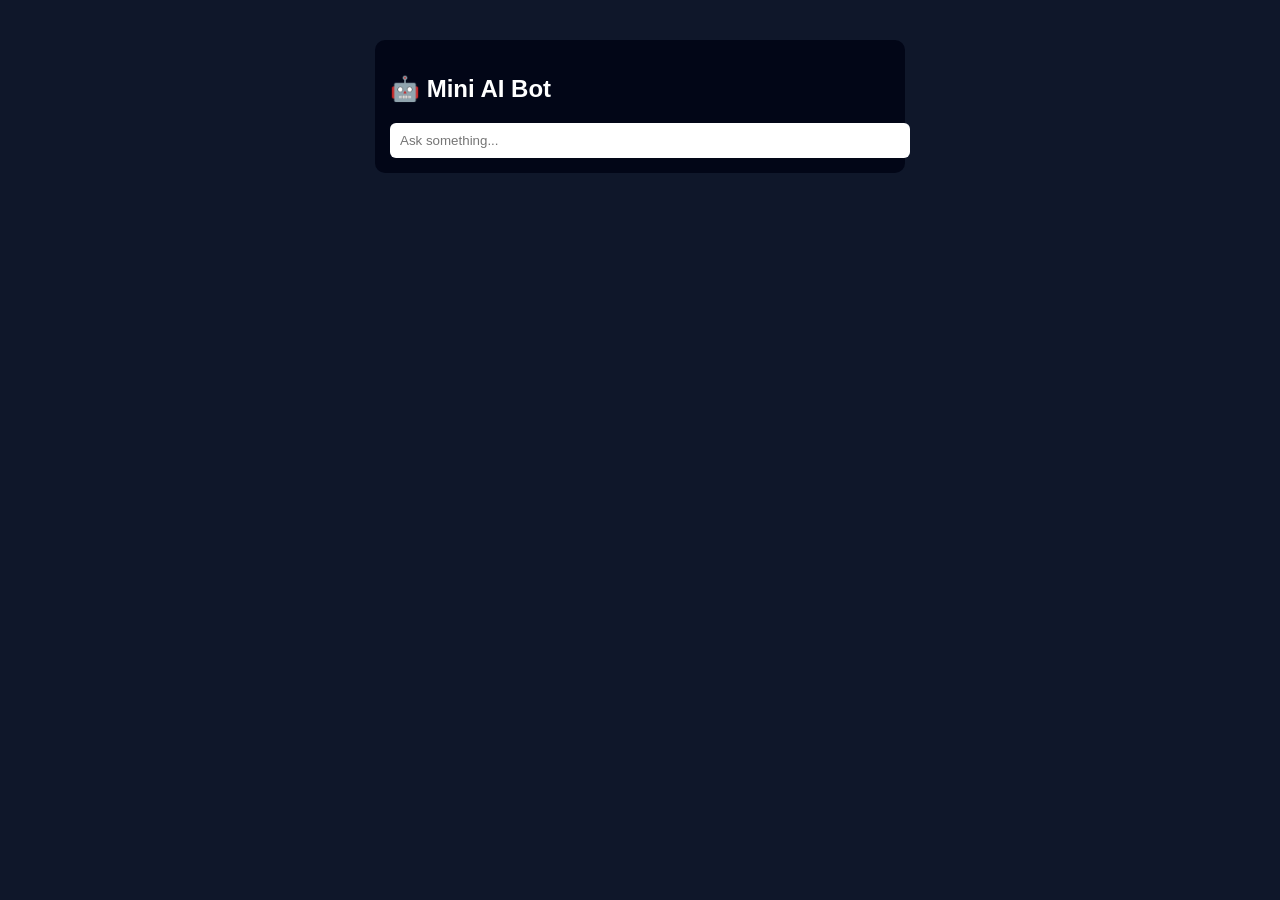
<file: ai.html>
<!DOCTYPE html>
<html>
<head>
<meta charset="UTF-8">
<title>Mini AI Bot 🤖</title>
<style>
body{
  font-family: Arial;
  background:#0f172a;
  color:white;
}
#chat{
  max-width:500px;
  margin:40px auto;
  background:#020617;
  padding:15px;
  border-radius:10px;
}
.msg{
  margin:10px 0;
}
.user{color:#38bdf8}
.bot{color:#22c55e}
input{
  width:100%;
  padding:10px;
  border-radius:6px;
  border:none;
}
</style>
</head>
<body>

<div id="chat">
  <h2>🤖 Mini AI Bot</h2>
  <div id="messages"></div>
  <input id="input" placeholder="Ask something..." />
</div>

<script>
const messages = document.getElementById("messages");
const input = document.getElementById("input");

let memory = {};

function botReply(text){
  text = text.toLowerCase();

  if(text.includes("hello") || text.includes("hi"))
    return "Hello 👋 Main tumhara AI dost hoon.";

  if(text.includes("name"))
    return "Mera naam Mini-AI hai 🤖";

  if(text.includes("how are you"))
    return "Main theek hoon 😊 tum kaise ho?";

  if(text.includes("india"))
    return "India 🇮🇳 ek powerful aur beautiful desh hai.";

  if(text.includes("money"))
    return "Online paisa blogging, apps aur ads se kama sakte ho 💰";

  if(text.includes("ai"))
    return "AI matlab Artificial Intelligence 🧠 jo insaan jaisa sochta hai.";

  return "Interesting 🤔 thoda aur explain karo.";
}

input.addEventListener("keypress", function(e){
  if(e.key === "Enter"){
    let userText = input.value;
    if(!userText) return;

    messages.innerHTML += `<div class='msg user'>You: ${userText}</div>`;
    let reply = botReply(userText);
    messages.innerHTML += `<div class='msg bot'>AI: ${reply}</div>`;

    input.value="";
    messages.scrollTop = messages.scrollHeight;
  }
});
</script>

</body>
</html>
</file>
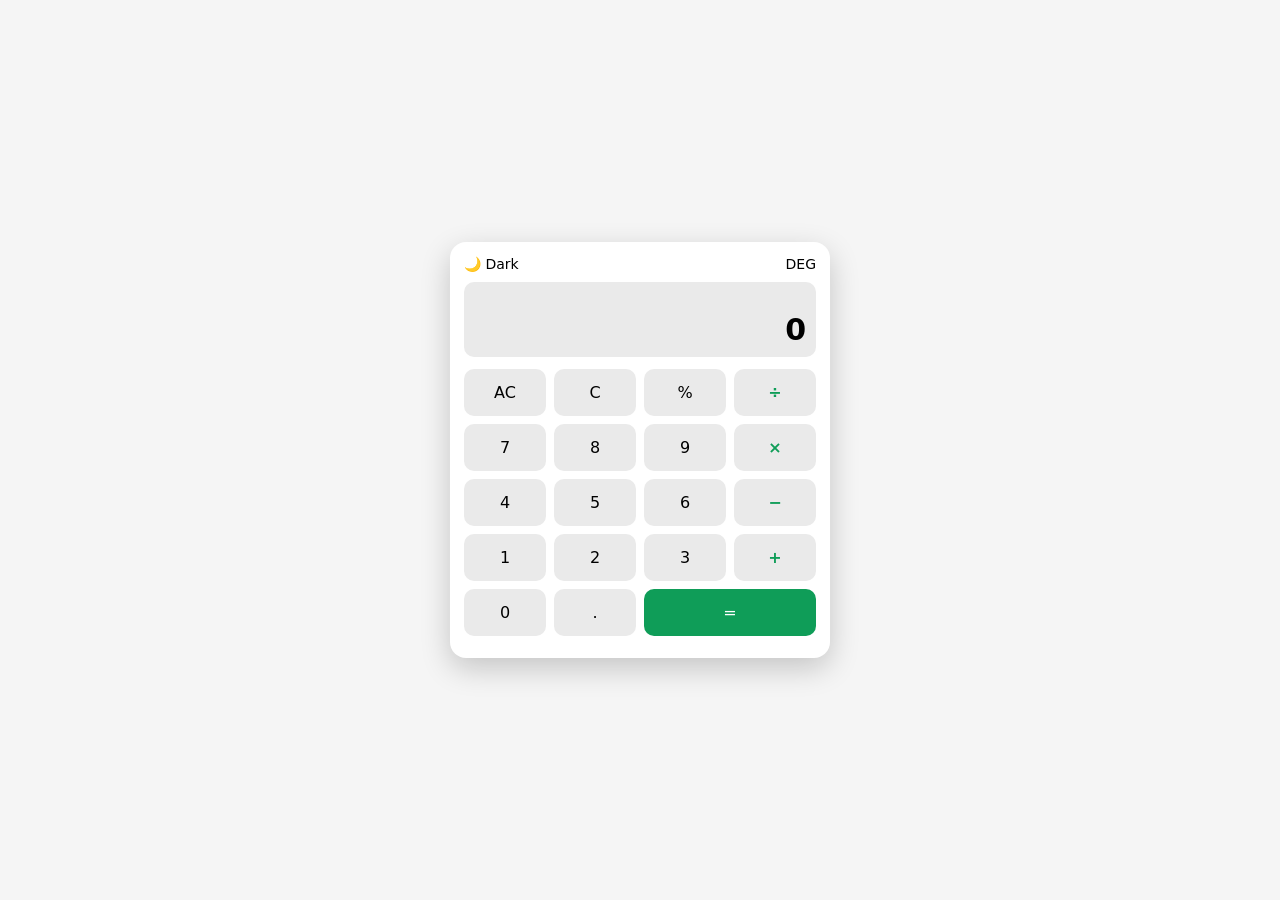
<file: Cal2x.html>
<!DOCTYPE html>
<html lang="en">
<head>
<meta charset="UTF-8">
<meta name="viewport" content="width=device-width, initial-scale=1.0">
<title>Advanced Calculator</title>

<style>
:root{
  --bg:#f5f5f5;
  --card:#ffffff;
  --btn:#eaeaea;
  --text:#000;
  --accent:#0f9d58;
}
.dark{
  --bg:#121212;
  --card:#1e1e1e;
  --btn:#2a2a2a;
  --text:#fff;
  --accent:#0f9d58;
}
*{box-sizing:border-box;font-family:system-ui,-apple-system,BlinkMacSystemFont;}
body{
  margin:0;
  background:var(--bg);
  display:flex;
  justify-content:center;
  align-items:center;
  min-height:100vh;
}
.calculator{
  width:100%;
  max-width:380px;
  background:var(--card);
  border-radius:16px;
  padding:14px;
  box-shadow:0 10px 30px rgba(0,0,0,.2);
}
.top{
  display:flex;
  justify-content:space-between;
  align-items:center;
}
.toggle{
  cursor:pointer;
  font-size:14px;
}
.display{
  margin-top:10px;
  background:var(--btn);
  border-radius:10px;
  padding:10px;
}
.expression{
  font-size:14px;
  opacity:.7;
  min-height:20px;
}
.result{
  font-size:30px;
  font-weight:600;
  text-align:right;
  overflow-x:auto;
}
.buttons{
  margin-top:12px;
  display:grid;
  grid-template-columns:repeat(4,1fr);
  gap:8px;
}
button{
  padding:14px 0;
  font-size:16px;
  border:none;
  border-radius:10px;
  background:var(--btn);
  color:var(--text);
  cursor:pointer;
  transition:transform .05s,background .2s;
}
button:active{transform:scale(.96)}
.op{color:var(--accent);font-weight:600}
.equal{
  grid-column:span 2;
  background:var(--accent);
  color:#fff;
}
.history{
  margin-top:8px;
  font-size:12px;
  opacity:.7;
  max-height:60px;
  overflow:auto;
}
@media(max-width:360px){
  button{font-size:14px;padding:12px 0}
}
</style>
</head>

<body>
<div class="calculator" id="calc">
  <div class="top">
    <div class="toggle" id="mode">🌙 Dark</div>
    <div class="toggle" id="angle">DEG</div>
  </div>

  <div class="display">
    <div class="expression" id="exp"></div>
    <div class="result" id="res">0</div>
  </div>

  <div class="buttons" id="btns">
    <button>AC</button><button>C</button><button>%</button><button class="op">÷</button>

    <button>7</button><button>8</button><button>9</button><button class="op">×</button>

    <button>4</button><button>5</button><button>6</button><button class="op">−</button>

    <button>1</button><button>2</button><button>3</button><button class="op">+</button>

    <button>0</button><button>.</button><button class="equal">=</button>
  </div>

  <div class="history" id="history"></div>
</div>

<script>
let exp="",deg=true,mem=0,history=[];
const expEl=res=document.getElementById("res");
const expPrev=document.getElementById("exp");
const hist=document.getElementById("history");

document.getElementById("btns").addEventListener("click",e=>{
  if(e.target.tagName!=="BUTTON")return;
  const v=e.target.innerText;

  if(v==="AC"){exp="";update("0");return;}
  if(v==="C"){exp=exp.slice(0,-1);update();return;}
  if(v==="="){
    try{
      let r=calc(exp);
      history.unshift(exp+" = "+r);
      history=history.slice(0,10);
      exp=""+r;
      update(r);
      hist.innerHTML=history.join("<br>");
    }catch{update("Invalid Input")}
    return;
  }
  exp+=v.replace("×","*").replace("÷","/").replace("−","-");
  update();
});

function calc(e){
  return Function("return "+e)();
}
function update(v){
  expPrev.textContent=exp;
  res.textContent=v||exp||"0";
}

document.getElementById("mode").onclick=()=>{
  document.body.classList.toggle("dark");
};
document.getElementById("angle").onclick=()=>{
  deg=!deg;
  document.getElementById("angle").innerText=deg?"DEG":"RAD";
};
</script>
</body>
</html>
</file>
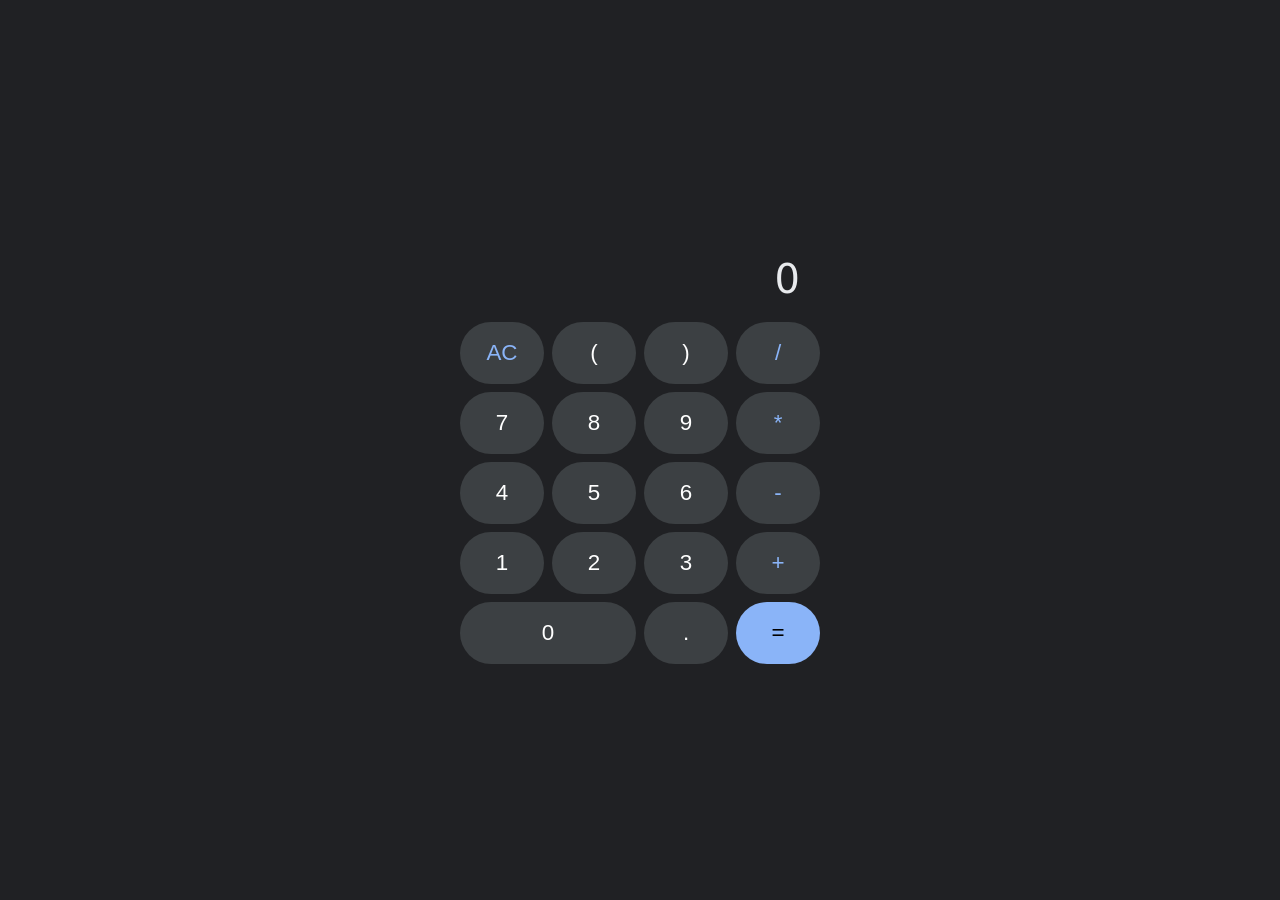
<file: cal4.html>
<!DOCTYPE html>
<html lang="en">
<head>
<meta charset="UTF-8">
<title>Google Calculator</title>
<meta name="viewport" content="width=device-width, initial-scale=1">

<link rel="manifest" href="manifest.json">
<meta name="theme-color" content="#202124">

<style>
body{
  margin:0;
  background:#202124;
  font-family:system-ui;
  color:#e8eaed;
  display:flex;
  justify-content:center;
  align-items:center;
  height:100vh;
}
.calc{
  width:100%;
  max-width:360px;
  padding:10px;
}
.display{
  text-align:right;
  font-size:2.5rem;
  padding:20px;
}
.grid{
  display:grid;
  grid-template-columns:repeat(4,1fr);
  gap:8px;
}
button{
  font-size:1.4rem;
  padding:18px;
  border:none;
  border-radius:50px;
  background:#3c4043;
  color:#fff;
}
button:active{background:#5f6368;}
.op{color:#8ab4f8;}
.eq{background:#8ab4f8;color:#000;}
.zero{grid-column:span 2;}
</style>
</head>

<body>
<div class="calc">
  <div id="d" class="display">0</div>
  <div class="grid">
    <button class="op">AC</button><button>(</button><button>)</button><button class="op">/</button>
    <button>7</button><button>8</button><button>9</button><button class="op">*</button>
    <button>4</button><button>5</button><button>6</button><button class="op">-</button>
    <button>1</button><button>2</button><button>3</button><button class="op">+</button>
    <button class="zero">0</button><button>.</button><button class="eq">=</button>
  </div>
</div>

<!-- REAL CLICK SOUND -->
<audio id="click" src="https://actions.google.com/sounds/v1/ui/click.ogg" preload="auto"></audio>

<script>
let exp="";
const d=document.getElementById("d");
const sound=document.getElementById("click");

document.querySelector(".grid").onclick=e=>{
  if(e.target.tagName!=="BUTTON")return;

  // vibration
  if(navigator.vibrate) navigator.vibrate(15);

  // sound (user gesture ✔)
  sound.currentTime=0;
  sound.play();

  let v=e.target.innerText;

  if(v==="AC"){exp="";d.innerText="0";return;}
  if(v==="="){
    try{exp=String(eval(exp));d.innerText=exp;}
    catch{d.innerText="Error";exp="";}
    return;
  }
  exp+=v;
  d.innerText=exp;
};
</script>

</body>
</html>
</file>
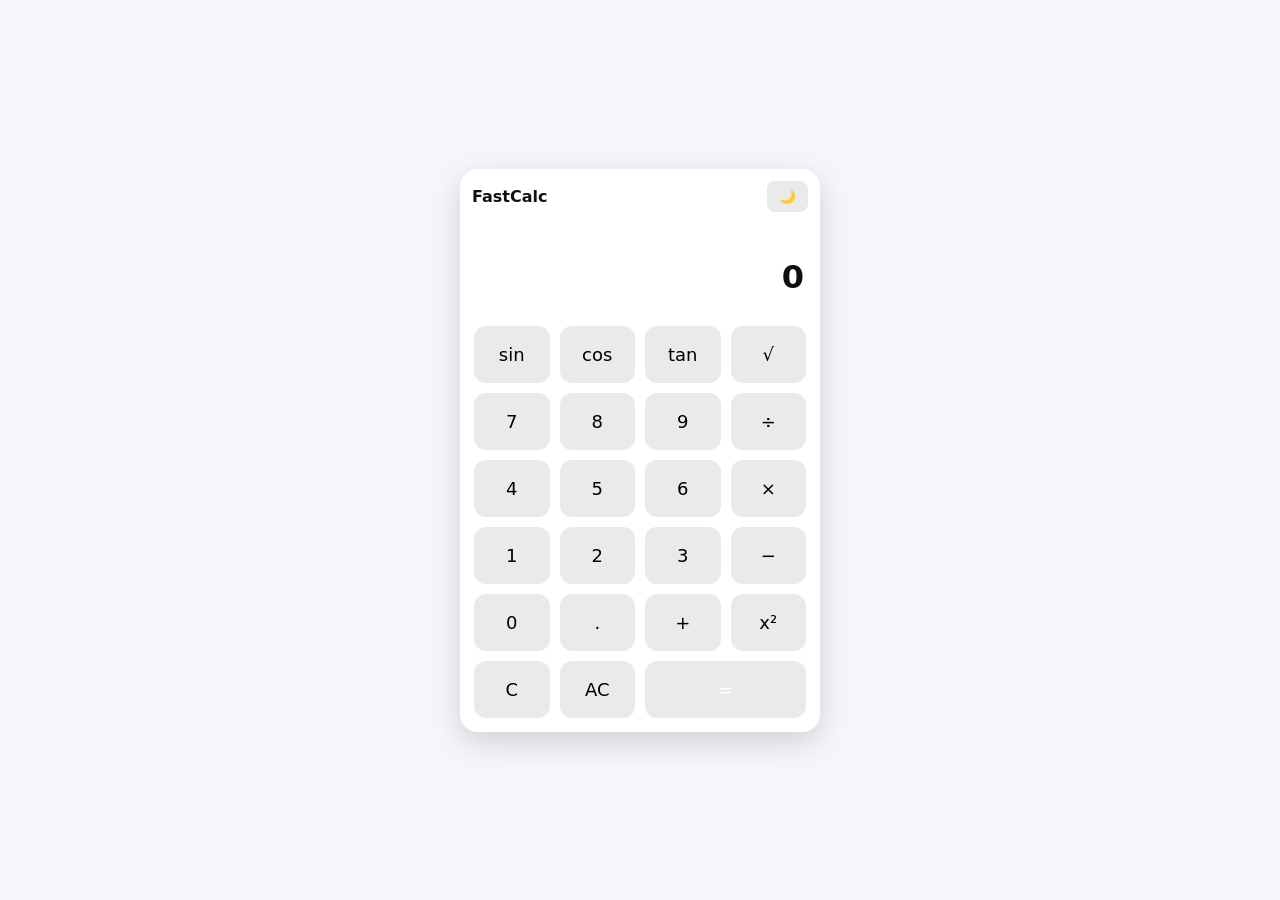
<file: Calcu1.html>
<!DOCTYPE html>
<html lang="en">
<head>
<meta charset="UTF-8">
<meta name="viewport" content="width=device-width, initial-scale=1.0">
<title>FastCalc Pro</title>

<style>
:root{
  --bg:#f5f6fa;
  --card:#ffffff;
  --btn:#eaeaea;
  --accent:#4caf50;
  --text:#111;
}
body.dark{
  --bg:#0f1115;
  --card:#1c1f26;
  --btn:#2a2e38;
  --accent:#4caf50;
  --text:#fff;
}
*{box-sizing:border-box;font-family:system-ui,Arial}
body{
  margin:0;
  background:var(--bg);
  color:var(--text);
  display:flex;
  justify-content:center;
  align-items:center;
  height:100vh;
}
.calc{
  width:360px;
  background:var(--card);
  border-radius:18px;
  box-shadow:0 10px 30px rgba(0,0,0,.15);
  overflow:hidden;
}
.top{
  padding:12px;
  display:flex;
  justify-content:space-between;
  align-items:center;
}
.top button{
  border:none;
  background:var(--btn);
  padding:8px 12px;
  border-radius:8px;
  cursor:pointer;
}
.display{
  padding:16px;
  text-align:right;
}
.expr{
  font-size:14px;
  opacity:.7;
  min-height:18px;
}
.result{
  font-size:32px;
  font-weight:600;
  overflow:hidden;
}
.grid{
  display:grid;
  grid-template-columns:repeat(4,1fr);
  gap:10px;
  padding:14px;
}
button.key{
  padding:18px;
  font-size:18px;
  border:none;
  border-radius:12px;
  background:var(--btn);
  cursor:pointer;
  transition:.05s;
}
button.key:active{transform:scale(.95)}
.op{background:#ffd166}
.eq{background:var(--accent);color:#fff;grid-column:span 2}
.fn{background:#cdb4db}
</style>
</head>

<body>
<div class="calc">
  <div class="top">
    <b>FastCalc</b>
    <button id="theme">🌙</button>
  </div>

  <div class="display">
    <div class="expr" id="expr"></div>
    <div class="result" id="res">0</div>
  </div>

  <div class="grid" id="keys">
    <button class="key fn" data="sin(">sin</button>
    <button class="key fn" data="cos(">cos</button>
    <button class="key fn" data="tan(">tan</button>
    <button class="key fn" data="sqrt(">√</button>

    <button class="key" data="7">7</button>
    <button class="key" data="8">8</button>
    <button class="key" data="9">9</button>
    <button class="key op" data="/">÷</button>

    <button class="key" data="4">4</button>
    <button class="key" data="5">5</button>
    <button class="key" data="6">6</button>
    <button class="key op" data="*">×</button>

    <button class="key" data="1">1</button>
    <button class="key" data="2">2</button>
    <button class="key" data="3">3</button>
    <button class="key op" data="-">−</button>

    <button class="key" data="0">0</button>
    <button class="key" data=".">.</button>
    <button class="key op" data="+">+</button>
    <button class="key fn" data="pow2">x²</button>

    <button class="key fn" data="C">C</button>
    <button class="key fn" data="AC">AC</button>
    <button class="key eq" data="=">=</button>
  </div>
</div>

<script>
const exprEl = document.getElementById("expr");
const resEl  = document.getElementById("res");
let expr = "";

function safeEval(e){
  try{
    e = e.replace(/sin/g,"Math.sin")
         .replace(/cos/g,"Math.cos")
         .replace(/tan/g,"Math.tan")
         .replace(/sqrt/g,"Math.sqrt");
    return Function("return "+e)();
  }catch{
    return "Error";
  }
}

document.getElementById("keys").addEventListener("click",e=>{
  if(!e.target.classList.contains("key"))return;
  let v = e.target.getAttribute("data");

  if(v==="AC"){expr="";resEl.textContent="0";}
  else if(v==="C"){expr=expr.slice(0,-1);}
  else if(v==="pow2"){expr+="**2";}
  else if(v==="="){
    let out = safeEval(expr);
    resEl.textContent = out;
    expr = String(out);
  }else{
    expr+=v;
  }
  exprEl.textContent = expr;
});

document.addEventListener("keydown",e=>{
  if(/[0-9+\-*/.]/.test(e.key)) expr+=e.key;
  if(e.key==="Enter"){
    let out = safeEval(expr);
    resEl.textContent = out;
    expr = String(out);
  }
  if(e.key==="Backspace") expr=expr.slice(0,-1);
  exprEl.textContent=expr;
});

document.getElementById("theme").onclick=()=>{
  document.body.classList.toggle("dark");
};
</script>
</body>
</html>
</file>
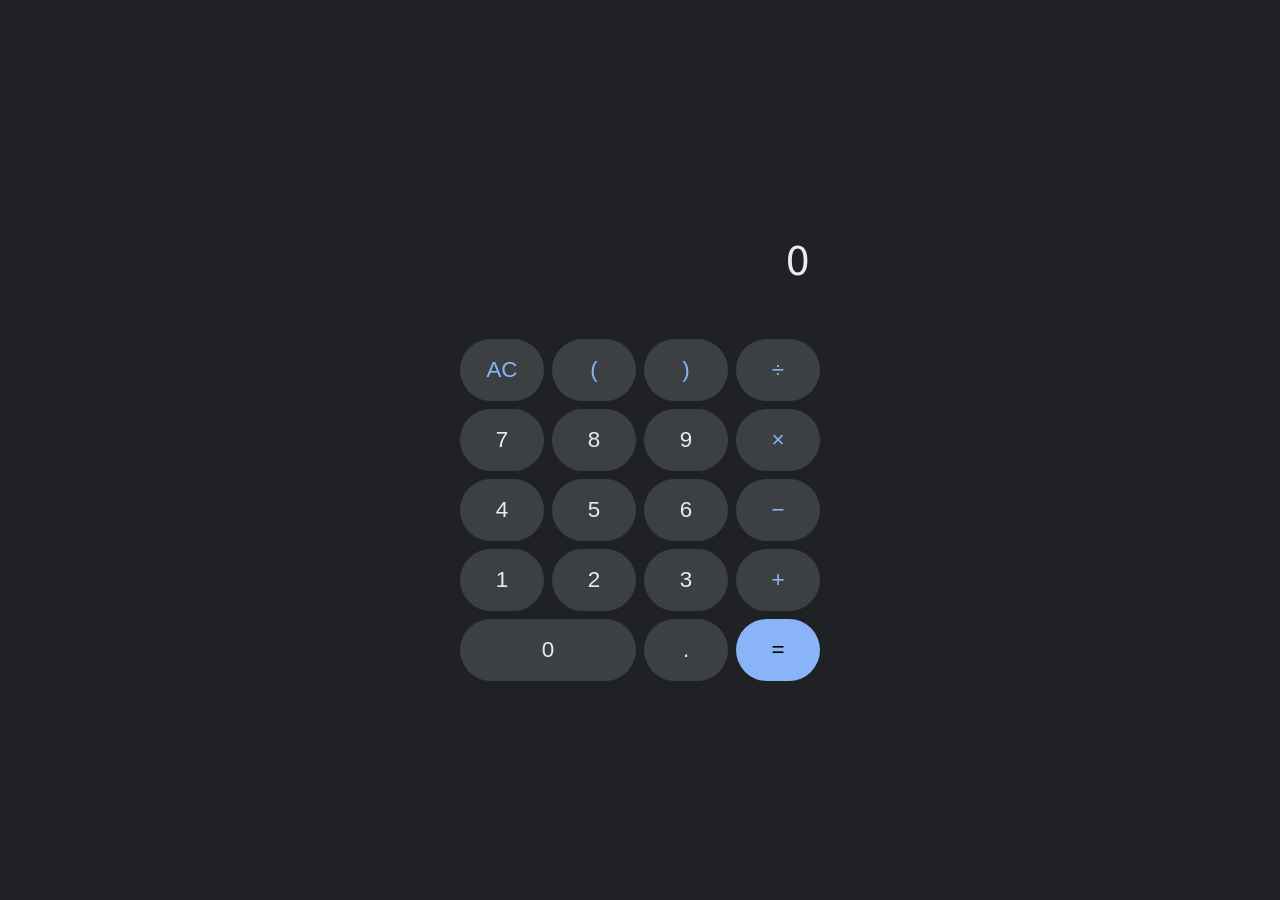
<file: inde,2x.html>
<!DOCTYPE html>
<html lang="en">
<head>
<meta charset="UTF-8">
<title>Google Style Calculator</title>
<meta name="viewport" content="width=device-width, initial-scale=1.0, maximum-scale=1">

<!-- PWA -->
<link rel="manifest" id="manifest">
<meta name="theme-color" content="#202124">

<style>
:root{
  --bg:#202124;
  --btn:#3c4043;
  --btn2:#5f6368;
  --text:#e8eaed;
  --accent:#8ab4f8;
}
body{
  margin:0;
  background:var(--bg);
  font-family: system-ui, sans-serif;
  color:var(--text);
  display:flex;
  justify-content:center;
  align-items:center;
  height:100vh;
}
.calculator{
  width:100%;
  max-width:360px;
  padding:10px;
}
.display{
  text-align:right;
  padding:20px 10px;
  font-size:2.4rem;
  word-wrap:break-word;
  min-height:80px;
}
.buttons{
  display:grid;
  grid-template-columns:repeat(4,1fr);
  gap:8px;
}
button{
  font-size:1.4rem;
  padding:18px 0;
  border:none;
  border-radius:50px;
  background:var(--btn);
  color:var(--text);
  cursor:pointer;
  transition:background .05s;
}
button:active{
  background:var(--btn2);
}
.op{ color:var(--accent); }
.equal{
  background:var(--accent);
  color:#000;
}
.zero{
  grid-column:span 2;
}
</style>
</head>

<body>
<div class="calculator">
  <div id="display" class="display">0</div>

  <div class="buttons">
    <button class="op" data-v="AC">AC</button>
    <button class="op" data-v="(">(</button>
    <button class="op" data-v=")">)</button>
    <button class="op" data-v="/">÷</button>

    <button data-v="7">7</button>
    <button data-v="8">8</button>
    <button data-v="9">9</button>
    <button class="op" data-v="*">×</button>

    <button data-v="4">4</button>
    <button data-v="5">5</button>
    <button data-v="6">6</button>
    <button class="op" data-v="-">−</button>

    <button data-v="1">1</button>
    <button data-v="2">2</button>
    <button data-v="3">3</button>
    <button class="op" data-v="+">+</button>

    <button class="zero" data-v="0">0</button>
    <button data-v=".">.</button>
    <button class="equal" data-v="=">=</button>
  </div>
</div>

<!-- Click Sound -->
<audio id="clickSound" preload="auto">
  <source src="[data-uri]">
</audio>

<script>
const display=document.getElementById("display");
let expr="";

document.querySelector(".buttons").addEventListener("click",e=>{
  if(e.target.tagName!=="BUTTON")return;

  // vibration
  if(navigator.vibrate) navigator.vibrate(20);

  // sound
  document.getElementById("clickSound").currentTime=0;
  document.getElementById("clickSound").play();

  const v=e.target.dataset.v;

  if(v==="AC"){
    expr="";
    display.textContent="0";
    return;
  }
  if(v==="="){
    try{
      expr=expr.replace(/÷/g,"/").replace(/×/g,"*");
      expr=String(eval(expr));
      display.textContent=expr;
    }catch{
      display.textContent="Error";
      expr="";
    }
    return;
  }
  if(expr==="0") expr="";
  expr+=v;
  display.textContent=expr;
});

// Keyboard support
document.addEventListener("keydown",e=>{
  if("0123456789+-*/().".includes(e.key)){
    expr+=e.key;
    display.textContent=expr;
  }
  if(e.key==="Enter"){
    try{
      expr=String(eval(expr));
      display.textContent=expr;
    }catch{
      display.textContent="Error";
      expr="";
    }
  }
  if(e.key==="Backspace"){
    expr=expr.slice(0,-1);
    display.textContent=expr||"0";
  }
});

// PWA Manifest
const manifest={
  name:"Calculator",
  short_name:"Calculator",
  start_url:".",
  display:"standalone",
  background_color:"#202124",
  theme_color:"#202124",
  icons:[{
    src:"https://cdn-icons-png.flaticon.com/512/1006/1006548.png",
    sizes:"192x192",
    type:"image/png"
  }]
};
const blob=new Blob([JSON.stringify(manifest)],{type:"application/json"});
document.getElementById("manifest").href=URL.createObjectURL(blob);

// Service Worker
if("serviceWorker"in navigator){
  const swCode=`
  self.addEventListener('install',e=>self.skipWaiting());
  self.addEventListener('fetch',e=>{});
  `;
  const swBlob=new Blob([swCode],{type:"text/javascript"});
  navigator.serviceWorker.register(URL.createObjectURL(swBlob));
}
</script>
</body>
</html>
</file>
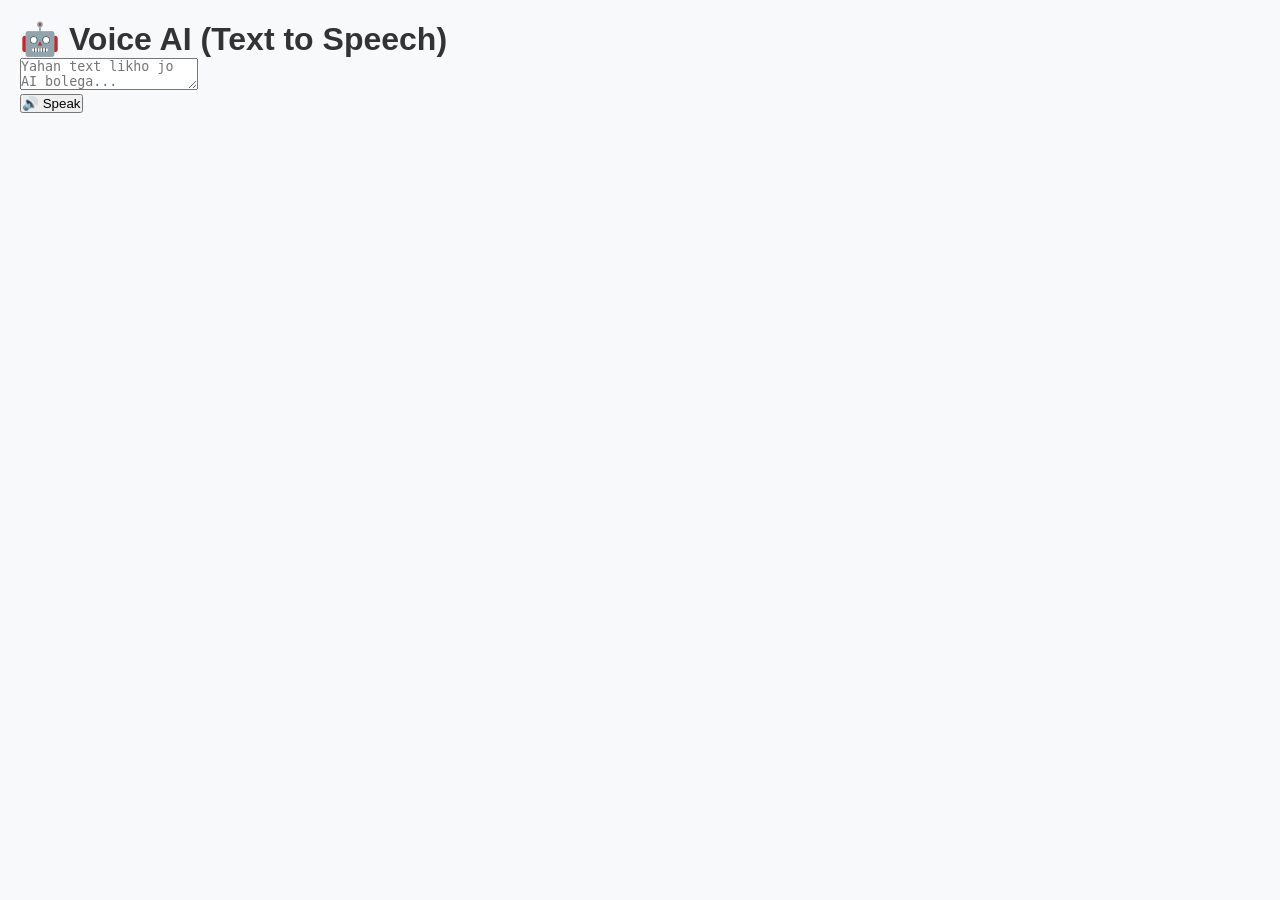
<file: index1.html>
<!DOCTYPE html>
<html lang="en">
<head>
  <meta charset="UTF-8">
  <title>Simple Voice AI</title>
  <link rel="stylesheet" href="style.css">
</head>
<body>

  <h1>🤖 Voice AI (Text to Speech)</h1>

  <textarea id="text" placeholder="Yahan text likho jo AI bolega..."></textarea>

  <br>
  <button onclick="speakText()">🔊 Speak</button>

  <script src="script.js"></script>
</body>
</html>
</file>
<file: style.css>
/* Reset & Base Styles */
* {
    margin: 0;
    padding: 0;
    box-sizing: border-box;
}

:root {
    --primary-color: #4361ee;
    --secondary-color: #3a0ca3;
    --accent-color: #f72585;
    --bg-color: #f8f9fa;
    --card-color: #ffffff;
    --text-color: #333333;
    --text-secondary: #666666;
    --border-color: #e0e0e0;
    --shadow: 0 4px 12px rgba(0, 0, 0, 0.1);
    --radius: 12px;
    --transition: all 0.3s ease;
}

[data-theme="dark"] {
    --primary-color: #4895ef;
    --secondary-color: #4361ee;
    --accent-color: #f72585;
    --bg-color: #121212;
    --card-color: #1e1e1e;
    --text-color: #ffffff;
    --text-secondary: #b0b0b0;
    --border-color: #333333;
    --shadow: 0 4px 12px rgba(0, 0, 0, 0.3);
}

body {
    font-family: 'Poppins', sans-serif;
    background-color: var(--bg-color);
    color: var(--text-color);
    transition: var(--transition);
    min-height: 100vh;
    padding: 20px;
}

.container {
    max-width: 1200px;
    margin: 0 auto;
}

/* Header Styles */
.header {
    display: flex;
    justify-content: space-between;
    align-items: center;
    padding: 20px 0;
    margin-bottom: 20px;
}

.logo {
    display: flex;
    align-items: center;
    gap: 15px;
}

.logo i {
    font-size: 2.5rem;
    color: var(--primary-color);
}

.logo h1 {
    font-size: 1.8rem;
    font-weight: 700;
    background: linear-gradient(45deg, var(--primary-color), var(--accent-color));
    -webkit-background-clip: text;
    -webkit-text-fill-color: transparent;
}

.theme-toggle button {
    background: var(--card-color);
    border: 2px solid var(--border-color);
    color: var(--text-color);
    width: 50px;
    height: 50px;
    border-radius: 50%;
    cursor: pointer;
    font-size: 1.2rem;
    transition: var(--transition);
}

.theme-toggle button:hover {
    transform: rotate(30deg);
    border-color: var(--primary-color);
}

/* Mode Selector */
.mode-selector {
    display: flex;
    gap: 10px;
    margin-bottom: 30px;
    flex-wrap: wrap;
}

.mode-btn {
    padding: 12px 24px;
    background: var(--card-color);
    border: 2px solid var(--border-color);
    border-radius: var(--radius);
    color: var(--text-color);
    font-weight: 500;
    cursor: pointer;
    transition: var(--transition);
    flex: 1;
    min-width: 120px;
}

.mode-btn:hover {
    border-color: var(--primary-color);
    transform: translateY(-2px);
}

.mode-btn.active {
    background: var(--primary-color);
    color: white;
    border-color: var(--primary-color);
}

/* Calculator Container */
.calculator-container {
    background: var(--card-color);
    border-radius: var(--radius);
    padding: 30px;
    box-shadow: var(--shadow);
    margin-bottom: 30px;
}

/* Display Area */
.display-container {
    background: var(--bg-color);
    border-radius: var(--radius);
    padding: 20px;
    margin-bottom: 25px;
    border: 2px solid var(--border-color);
    position: relative;
}

.calculation-display {
    font-size: 1.2rem;
    color: var(--text-secondary);
    min-height: 30px;
    word-wrap: break-word;
    margin-bottom: 10px;
}

.result-display {
    font-size: 3rem;
    font-weight: 700;
    text-align: right;
    word-wrap: break-word;
    min-height: 60px;
    color: var(--primary-color);
}

.memory-indicator {
    position: absolute;
    top: 10px;
    left: 20px;
    font-size: 0.9rem;
    color: var(--accent-color);
    display: flex;
    align-items: center;
    gap: 5px;
}

/* Calculator Grid */
.calculator {
    display: none;
}

.calculator.active {
    display: block;
}

.calculator-grid {
    display: grid;
    grid-template-columns: repeat(5, 1fr);
    gap: 15px;
}

.calc-btn {
    padding: 20px 10px;
    font-size: 1.3rem;
    font-weight: 600;
    border: none;
    border-radius: var(--radius);
    background: var(--bg-color);
    color: var(--text-color);
    cursor: pointer;
    transition: var(--transition);
    display: flex;
    align-items: center;
    justify-content: center;
}

.calc-btn:hover {
    background: var(--primary-color);
    color: white;
    transform: translateY(-2px);
}

.calc-btn.operator {
    background: var(--secondary-color);
    color: white;
}

.calc-btn.operator:hover {
    background: var(--primary-color);
}

.calc-btn.equals {
    background: var(--accent-color);
    color: white;
    grid-column: span 1;
}

.calc-btn.equals:hover {
    background: #e11575;
    transform: scale(1.05);
}

.calc-btn.memory-btn {
    background: #4cc9f0;
    color: white;
    font-size: 1rem;
}

/* GST Calculator */
.gst-container,
.finance-container {
    display: flex;
    flex-direction: column;
    gap: 25px;
}

.input-group {
    display: flex;
    flex-direction: column;
    gap: 10px;
}

.input-group label {
    font-weight: 600;
    color: var(--text-color);
}

.input-group input {
    padding: 15px;
    border: 2px solid var(--border-color);
    border-radius: var(--radius);
    background: var(--bg-color);
    color: var(--text-color);
    font-size: 1.1rem;
    transition: var(--transition);
}

.input-group input:focus {
    outline: none;
    border-color: var(--primary-color);
}

.rate-buttons {
    display: flex;
    gap: 10px;
    flex-wrap: wrap;
}

.rate-btn {
    padding: 12px 20px;
    background: var(--bg-color);
    border: 2px solid var(--border-color);
    border-radius: var(--radius);
    color: var(--text-color);
    cursor: pointer;
    transition: var(--transition);
    flex: 1;
    min-width: 70px;
}

.rate-btn:hover,
.rate-btn.active {
    background: var(--primary-color);
    color: white;
    border-color: var(--primary-color);
}

.gst-results,
.emi-results,
.discount-results {
    background: var(--bg-color);
    border-radius: var(--radius);
    padding: 20px;
    border: 2px solid var(--border-color);
}

.result-item {
    display: flex;
    justify-content: space-between;
    align-items: center;
    padding: 12px 0;
    border-bottom: 1px solid var(--border-color);
}

.result-item:last-child {
    border-bottom: none;
}

.result-item.total {
    font-weight: 700;
    font-size: 1.2rem;
    color: var(--primary-color);
}

.result-item.split {
    font-size: 0.9rem;
    color: var(--text-secondary);
}

.result-item .save {
    color: var(--accent-color);
    font-weight: 600;
}

.calculate-btn,
.reset-btn {
    padding: 15px 30px;
    border: none;
    border-radius: var(--radius);
    font-size: 1.1rem;
    font-weight: 600;
    cursor: pointer;
    transition: var(--transition);
}

.calculate-btn {
    background: var(--primary-color);
    color: white;
}

.calculate-btn:hover {
    background: var(--secondary-color);
    transform: translateY(-2px);
}

.reset-btn {
    background: var(--bg-color);
    color: var(--text-color);
    border: 2px solid var(--border-color);
}

.reset-btn:hover {
    background: #ff6b6b;
    color: white;
    border-color: #ff6b6b;
}

/* Finance Tabs */
.finance-tabs {
    display: flex;
    gap: 10px;
    margin-bottom: 20px;
}

.finance-tab {
    padding: 12px 24px;
    background: var(--bg-color);
    border: 2px solid var(--border-color);
    border-radius: var(--radius);
    color: var(--text-color);
    font-weight: 500;
    cursor: pointer;
    transition: var(--transition);
    flex: 1;
}

.finance-tab:hover,
.finance-tab.active {
    background: var(--primary-color);
    color: white;
    border-color: var(--primary-color);
}

.finance-content {
    display: none;
}

.finance-content.active {
    display: block;
}

/* History Panel */
.history-panel {
    background: var(--card-color);
    border-radius: var(--radius);
    padding: 25px;
    box-shadow: var(--shadow);
    margin-bottom: 30px;
}

.history-header {
    display: flex;
    justify-content: space-between;
    align-items: center;
    margin-bottom: 20px;
}

.history-header h3 {
    display: flex;
    align-items: center;
    gap: 10px;
}

.history-header button {
    padding: 10px 20px;
    background: var(--bg-color);
    border: 2px solid var(--border-color);
    border-radius: var(--radius);
    color: var(--text-color);
    cursor: pointer;
    transition: var(--transition);
    display: flex;
    align-items: center;
    gap: 8px;
}

.history-header button:hover {
    background: #ff6b6b;
    color: white;
    border-color: #ff6b6b;
}

.history-list {
    max-height: 300px;
    overflow-y: auto;
}

.history-item {
    padding: 15px;
    background: var(--bg-color);
    border-radius: var(--radius);
    margin-bottom: 10px;
    border: 1px solid var(--border-color);
    display: flex;
    justify-content: space-between;
    align-items: center;
}

.history-expression {
    color: var(--text-secondary);
    font-size: 0.9rem;
}

.history-result {
    font-weight: 600;
    color: var(--primary-color);
}

/* Footer */
.footer {
    padding: 20px 0;
    text-align: center;
    border-top: 2px solid var(--border-color);
}

.footer-content {
    display: flex;
    justify-content: space-between;
    align-items: center;
    flex-wrap: wrap;
    gap: 20px;
}

.footer-links {
    display: flex;
    gap: 15px;
}

.footer-links button {
    padding: 10px 20px;
    background: var(--card-color);
    border: 2px solid var(--border-color);
    border-radius: var(--radius);
    color: var(--text-color);
    cursor: pointer;
    transition: var(--transition);
    display: flex;
    align-items: center;
    gap: 8px;
}

.footer-links button:hover {
    background: var(--primary-color);
    color: white;
    border-color: var(--primary-color);
}

/* Notification */
.notification {
    position: fixed;
    bottom: 30px;
    right: 30px;
    background: var(--primary-color);
    color: white;
    padding: 15px 30px;
    border-radius: var(--radius);
    box-shadow: var(--shadow);
    transform: translateY(100px);
    opacity: 0;
    transition: var(--transition);
    z-index: 1000;
}

.notification.show {
    transform: translateY(0);
    opacity: 1;
}

/* Responsive Design */
@media (max-width: 768px) {
    .calculator-grid {
        grid-template-columns: repeat(4, 1fr);
        gap: 10px;
    }
    
    .calc-btn.equals {
        grid-column: span 2;
    }
    
    .mode-selector,
    .finance-tabs {
        overflow-x: auto;
        padding-bottom: 10px;
    }
    
    .mode-btn,
    .finance-tab {
        min-width: 100px;
        flex-shrink: 0;
    }
    
    .footer-content {
        flex-direction: column;
        text-align: center;
    }
}

@media (max-width: 480px) {
    .calculator-grid {
        grid-template-columns: repeat(3, 1fr);
    }
    
    .result-display {
        font-size: 2.2rem;
    }
    
    .header {
        flex-direction: column;
        gap: 15px;
        text-align: center;
    }
}
</file>
